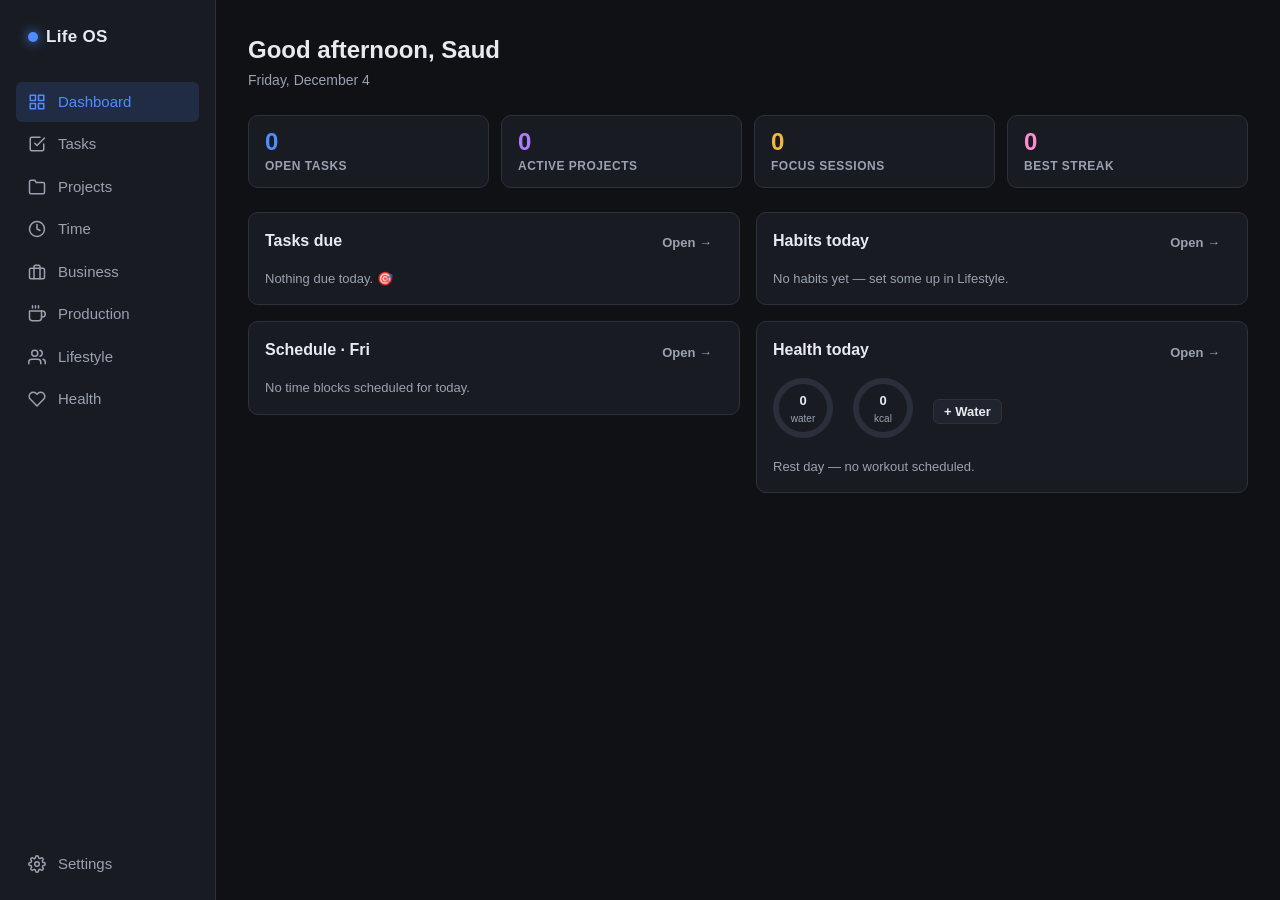
<file: index.html>
<!DOCTYPE html>
<html lang="en">
<head>
  <meta charset="UTF-8">
  <meta name="viewport" content="width=device-width, initial-scale=1.0">
  <meta name="color-scheme" content="dark">
  <title>Saud — Life OS</title>
  <link rel="icon" href="data:image/svg+xml,%3Csvg xmlns='http://www.w3.org/2000/svg' viewBox='0 0 24 24' fill='%234f8cff'%3E%3Ccircle cx='12' cy='12' r='10'/%3E%3C/svg%3E">
  <link rel="stylesheet" href="./css/theme.css">
  <link rel="stylesheet" href="./css/main.css">
  <link rel="stylesheet" href="./css/components.css">
</head>
<body>
  <nav id="sidebar" aria-label="Main navigation">
    <div class="brand">
      <span class="brand-dot"></span>
      <span class="brand-name">Life OS</span>
    </div>
    <div class="nav-links">
      <a href="#/" data-route="/" title="Dashboard">
        <svg viewBox="0 0 24 24" fill="none" stroke="currentColor" stroke-width="2" stroke-linecap="round" stroke-linejoin="round"><rect x="3" y="3" width="7" height="7"/><rect x="14" y="3" width="7" height="7"/><rect x="14" y="14" width="7" height="7"/><rect x="3" y="14" width="7" height="7"/></svg>
        <span>Dashboard</span>
      </a>
      <a href="#/tasks" data-route="/tasks" title="Tasks">
        <svg viewBox="0 0 24 24" fill="none" stroke="currentColor" stroke-width="2" stroke-linecap="round" stroke-linejoin="round"><polyline points="9 11 12 14 22 4"/><path d="M21 12v7a2 2 0 0 1-2 2H5a2 2 0 0 1-2-2V5a2 2 0 0 1 2-2h11"/></svg>
        <span>Tasks</span>
      </a>
      <a href="#/projects" data-route="/projects" title="Projects">
        <svg viewBox="0 0 24 24" fill="none" stroke="currentColor" stroke-width="2" stroke-linecap="round" stroke-linejoin="round"><path d="M22 19a2 2 0 0 1-2 2H4a2 2 0 0 1-2-2V5a2 2 0 0 1 2-2h5l2 3h9a2 2 0 0 1 2 2z"/></svg>
        <span>Projects</span>
      </a>
      <a href="#/time" data-route="/time" title="Time">
        <svg viewBox="0 0 24 24" fill="none" stroke="currentColor" stroke-width="2" stroke-linecap="round" stroke-linejoin="round"><circle cx="12" cy="12" r="10"/><polyline points="12 6 12 12 16 14"/></svg>
        <span>Time</span>
      </a>
      <a href="#/business" data-route="/business" title="Business">
        <svg viewBox="0 0 24 24" fill="none" stroke="currentColor" stroke-width="2" stroke-linecap="round" stroke-linejoin="round"><rect x="2" y="7" width="20" height="14" rx="2"/><path d="M16 21V5a2 2 0 0 0-2-2h-4a2 2 0 0 0-2 2v16"/></svg>
        <span>Business</span>
      </a>
      <a href="#/production" data-route="/production" title="Production">
        <svg viewBox="0 0 24 24" fill="none" stroke="currentColor" stroke-width="2" stroke-linecap="round" stroke-linejoin="round"><path d="M18 8h1a4 4 0 0 1 0 8h-1"/><path d="M2 8h16v9a4 4 0 0 1-4 4H6a4 4 0 0 1-4-4V8z"/><line x1="6" y1="1" x2="6" y2="4"/><line x1="10" y1="1" x2="10" y2="4"/><line x1="14" y1="1" x2="14" y2="4"/></svg>
        <span>Production</span>
      </a>
      <a href="#/lifestyle" data-route="/lifestyle" title="Lifestyle">
        <svg viewBox="0 0 24 24" fill="none" stroke="currentColor" stroke-width="2" stroke-linecap="round" stroke-linejoin="round"><path d="M17 21v-2a4 4 0 0 0-4-4H5a4 4 0 0 0-4 4v2"/><circle cx="9" cy="7" r="4"/><path d="M23 21v-2a4 4 0 0 0-3-3.87"/><path d="M16 3.13a4 4 0 0 1 0 7.75"/></svg>
        <span>Lifestyle</span>
      </a>
      <a href="#/health" data-route="/health" title="Health">
        <svg viewBox="0 0 24 24" fill="none" stroke="currentColor" stroke-width="2" stroke-linecap="round" stroke-linejoin="round"><path d="M20.84 4.61a5.5 5.5 0 0 0-7.78 0L12 5.67l-1.06-1.06a5.5 5.5 0 0 0-7.78 7.78l1.06 1.06L12 21.23l7.78-7.78 1.06-1.06a5.5 5.5 0 0 0 0-7.78z"/></svg>
        <span>Health</span>
      </a>
    </div>
    <div class="nav-footer">
      <a href="#/settings" data-route="/settings" title="Settings">
        <svg viewBox="0 0 24 24" fill="none" stroke="currentColor" stroke-width="2" stroke-linecap="round" stroke-linejoin="round"><circle cx="12" cy="12" r="3"/><path d="M19.4 15a1.65 1.65 0 0 0 .33 1.82l.06.06a2 2 0 0 1 0 2.83 2 2 0 0 1-2.83 0l-.06-.06a1.65 1.65 0 0 0-1.82-.33 1.65 1.65 0 0 0-1 1.51V21a2 2 0 0 1-2 2 2 2 0 0 1-2-2v-.09A1.65 1.65 0 0 0 9 19.4a1.65 1.65 0 0 0-1.82.33l-.06.06a2 2 0 0 1-2.83 0 2 2 0 0 1 0-2.83l.06-.06a1.65 1.65 0 0 0 .33-1.82 1.65 1.65 0 0 0-1.51-1H3a2 2 0 0 1-2-2 2 2 0 0 1 2-2h.09A1.65 1.65 0 0 0 4.6 9a1.65 1.65 0 0 0-.33-1.82l-.06-.06a2 2 0 0 1 0-2.83 2 2 0 0 1 2.83 0l.06.06a1.65 1.65 0 0 0 1.82.33H9a1.65 1.65 0 0 0 1-1.51V3a2 2 0 0 1 2-2 2 2 0 0 1 2 2v.09a1.65 1.65 0 0 0 1 1.51 1.65 1.65 0 0 0 1.82-.33l.06-.06a2 2 0 0 1 2.83 0 2 2 0 0 1 0 2.83l-.06.06a1.65 1.65 0 0 0-.33 1.82V9a1.65 1.65 0 0 0 1.51 1H21a2 2 0 0 1 2 2 2 2 0 0 1-2 2h-.09a1.65 1.65 0 0 0-1.51 1z"/></svg>
        <span>Settings</span>
      </a>
    </div>
  </nav>
  <main id="outlet"></main>
  <script type="module" src="./js/app.js"></script>
</body>
</html>
</file>
<file: css/theme.css>
:root {
  /* Palette */
  --bg: #0f1115;
  --surface: #181b22;
  --surface-2: #20242e;
  --surface-3: #2a2f3b;
  --border: #2c313d;
  --text: #e8eaf0;
  --text-dim: #9aa1b0;
  --text-faint: #6b7280;

  --accent: #4f8cff;
  --accent-soft: rgba(79, 140, 255, 0.15);
  --danger: #ef5b6e;
  --danger-soft: rgba(239, 91, 110, 0.15);
  --success: #3ecf8e;
  --success-soft: rgba(62, 207, 142, 0.15);
  --warning: #f5b544;
  --warning-soft: rgba(245, 181, 68, 0.15);

  /* Per-module accents */
  --c-tasks: #4f8cff;
  --c-projects: #b07cff;
  --c-time: #f5b544;
  --c-business: #3ecf8e;
  --c-lifestyle: #ff8bd1;
  --c-health: #ef5b6e;
  --c-production: #cf7a35;
  --c-production-soft: rgba(207, 122, 53, 0.15);

  /* Time-block categories */
  --cat-work: #4f8cff;
  --cat-business: #3ecf8e;
  --cat-health: #ef5b6e;
  --cat-social: #ff8bd1;
  --cat-personal: #f5b544;

  /* Spacing scale */
  --s1: 4px;
  --s2: 8px;
  --s3: 12px;
  --s4: 16px;
  --s5: 24px;
  --s6: 32px;

  --radius: 10px;
  --radius-sm: 6px;
  --shadow: 0 4px 24px rgba(0, 0, 0, 0.4);
  --font: -apple-system, BlinkMacSystemFont, "Segoe UI", Roboto, "Helvetica Neue", Arial, sans-serif;
}
</file>
<file: css/main.css>
* { box-sizing: border-box; margin: 0; padding: 0; }

html, body {
  height: 100%;
  background: var(--bg);
  color: var(--text);
  font-family: var(--font);
  font-size: 15px;
  line-height: 1.5;
}

body { display: flex; }

button, input, select, textarea { font-family: inherit; font-size: inherit; color: inherit; }
a { color: inherit; text-decoration: none; }
svg { display: block; }

/* ---------- Sidebar ---------- */
#sidebar {
  width: 216px;
  flex-shrink: 0;
  display: flex;
  flex-direction: column;
  background: var(--surface);
  border-right: 1px solid var(--border);
  padding: var(--s4);
  position: sticky;
  top: 0;
  height: 100vh;
}

.brand {
  display: flex;
  align-items: center;
  gap: var(--s2);
  padding: var(--s2) var(--s3);
  margin-bottom: var(--s5);
  font-weight: 700;
  font-size: 17px;
  letter-spacing: 0.3px;
}

.brand-dot {
  width: 10px;
  height: 10px;
  border-radius: 50%;
  background: var(--accent);
  box-shadow: 0 0 12px var(--accent);
}

.nav-links { display: flex; flex-direction: column; gap: 2px; flex: 1; }
.nav-footer { margin-top: auto; }

#sidebar a {
  display: flex;
  align-items: center;
  gap: var(--s3);
  padding: 9px var(--s3);
  border-radius: var(--radius-sm);
  color: var(--text-dim);
  font-weight: 500;
  transition: background 0.15s, color 0.15s;
}

#sidebar a svg { width: 18px; height: 18px; flex-shrink: 0; }
#sidebar a:hover { background: var(--surface-2); color: var(--text); }
#sidebar a.active { background: var(--accent-soft); color: var(--accent); }

/* ---------- Main outlet ---------- */
#outlet {
  flex: 1;
  min-width: 0;
  padding: var(--s6);
  overflow-y: auto;
  height: 100vh;
}

.page { max-width: 1080px; margin: 0 auto; }

.page-header {
  display: flex;
  align-items: center;
  justify-content: space-between;
  gap: var(--s4);
  margin-bottom: var(--s5);
  flex-wrap: wrap;
}

.page-header h1 { font-size: 24px; font-weight: 700; }
.page-header .subtitle { color: var(--text-dim); font-size: 14px; margin-top: 2px; }

.section { margin-bottom: var(--s5); }
.section-title {
  font-size: 13px;
  font-weight: 600;
  text-transform: uppercase;
  letter-spacing: 0.8px;
  color: var(--text-dim);
  margin-bottom: var(--s3);
  display: flex;
  align-items: center;
  justify-content: space-between;
}

/* ---------- Mobile ---------- */
@media (max-width: 720px) {
  body { flex-direction: column-reverse; }

  #sidebar {
    width: 100%;
    height: auto;
    flex-direction: row;
    align-items: center;
    padding: var(--s1) var(--s2);
    border-right: none;
    border-top: 1px solid var(--border);
    position: fixed;
    top: auto;
    bottom: 0;
    left: 0;
    z-index: 50;
  }

  .brand { display: none; }
  .nav-links { flex-direction: row; flex: 1; justify-content: space-around; gap: 0; }
  .nav-footer { margin: 0; }

  #sidebar a {
    flex-direction: column;
    gap: 2px;
    padding: 6px 4px;
    font-size: 9.5px;
  }

  #sidebar a svg { width: 20px; height: 20px; }

  #outlet {
    height: auto;
    min-height: 100vh;
    padding: var(--s4) var(--s3) 88px;
  }
}
</file>
<file: css/components.css>
/* ---------- Buttons ---------- */
.btn {
  display: inline-flex;
  align-items: center;
  justify-content: center;
  gap: var(--s2);
  padding: 8px 14px;
  border-radius: var(--radius-sm);
  border: 1px solid var(--border);
  background: var(--surface-2);
  color: var(--text);
  font-weight: 600;
  font-size: 14px;
  cursor: pointer;
  transition: background 0.15s, border-color 0.15s, opacity 0.15s;
  white-space: nowrap;
}

.btn:hover { background: var(--surface-3); }
.btn:disabled { opacity: 0.5; cursor: not-allowed; }

.btn-primary { background: var(--accent); border-color: var(--accent); color: #fff; }
.btn-primary:hover { background: #3d7bf0; }
.btn-danger { background: transparent; border-color: var(--danger); color: var(--danger); }
.btn-danger:hover { background: var(--danger-soft); }
.btn-ghost { background: transparent; border-color: transparent; color: var(--text-dim); }
.btn-ghost:hover { background: var(--surface-2); color: var(--text); }
.btn-sm { padding: 4px 10px; font-size: 13px; }
.btn-icon { padding: 6px; border-radius: var(--radius-sm); line-height: 0; }
.btn-icon svg { width: 16px; height: 16px; }

/* ---------- Inputs ---------- */
.field { display: flex; flex-direction: column; gap: 5px; margin-bottom: var(--s4); }
.field label { font-size: 13px; font-weight: 600; color: var(--text-dim); }

.input, select.input, textarea.input {
  width: 100%;
  padding: 9px 12px;
  border-radius: var(--radius-sm);
  border: 1px solid var(--border);
  background: var(--bg);
  color: var(--text);
  outline: none;
  transition: border-color 0.15s;
}

.input:focus { border-color: var(--accent); }
textarea.input { resize: vertical; min-height: 72px; }
select.input { appearance: none; cursor: pointer; }

input[type="date"].input::-webkit-calendar-picker-indicator,
input[type="time"].input::-webkit-calendar-picker-indicator { filter: invert(0.7); cursor: pointer; }

.form-row { display: grid; grid-template-columns: 1fr 1fr; gap: var(--s3); }

/* ---------- Cards ---------- */
.card {
  background: var(--surface);
  border: 1px solid var(--border);
  border-radius: var(--radius);
  padding: var(--s4);
}

.card-grid {
  display: grid;
  grid-template-columns: repeat(auto-fill, minmax(280px, 1fr));
  gap: var(--s4);
}

.card.clickable { cursor: pointer; transition: border-color 0.15s, transform 0.1s; }
.card.clickable:hover { border-color: var(--text-faint); }

.card-title { font-weight: 700; font-size: 16px; margin-bottom: var(--s1); }
.card-sub { color: var(--text-dim); font-size: 13px; }

/* ---------- List items ---------- */
.list { display: flex; flex-direction: column; gap: var(--s2); }

.list-item {
  display: flex;
  align-items: center;
  gap: var(--s3);
  background: var(--surface);
  border: 1px solid var(--border);
  border-radius: var(--radius);
  padding: var(--s3) var(--s4);
}

.list-item .li-main { flex: 1; min-width: 0; }
.list-item .li-title { font-weight: 600; overflow: hidden; text-overflow: ellipsis; }
.list-item .li-title.done { text-decoration: line-through; color: var(--text-faint); }
.list-item .li-meta { display: flex; align-items: center; gap: var(--s2); flex-wrap: wrap; font-size: 12.5px; color: var(--text-dim); margin-top: 2px; }
.list-item .li-actions { display: flex; gap: var(--s1); flex-shrink: 0; }

/* ---------- Badges ---------- */
.badge {
  display: inline-flex;
  align-items: center;
  padding: 2px 8px;
  border-radius: 999px;
  font-size: 11.5px;
  font-weight: 600;
  background: var(--surface-2);
  color: var(--text-dim);
  white-space: nowrap;
}

.badge-accent { background: var(--accent-soft); color: var(--accent); }
.badge-danger { background: var(--danger-soft); color: var(--danger); }
.badge-success { background: var(--success-soft); color: var(--success); }
.badge-warning { background: var(--warning-soft); color: var(--warning); }

/* ---------- Checkbox ---------- */
.check {
  width: 20px;
  height: 20px;
  border-radius: 6px;
  border: 2px solid var(--text-faint);
  background: transparent;
  cursor: pointer;
  flex-shrink: 0;
  display: inline-flex;
  align-items: center;
  justify-content: center;
  transition: background 0.15s, border-color 0.15s;
  padding: 0;
}

.check.checked { background: var(--success); border-color: var(--success); }
.check svg { width: 12px; height: 12px; stroke: #0f1115; stroke-width: 3.5; fill: none; opacity: 0; }
.check.checked svg { opacity: 1; }

/* ---------- Modal ---------- */
.modal-overlay {
  position: fixed;
  inset: 0;
  background: rgba(6, 8, 12, 0.7);
  display: flex;
  align-items: center;
  justify-content: center;
  z-index: 100;
  padding: var(--s4);
  backdrop-filter: blur(2px);
}

.modal {
  background: var(--surface);
  border: 1px solid var(--border);
  border-radius: var(--radius);
  box-shadow: var(--shadow);
  width: 100%;
  max-width: 480px;
  max-height: 88vh;
  display: flex;
  flex-direction: column;
}

.modal-header {
  display: flex;
  align-items: center;
  justify-content: space-between;
  padding: var(--s4) var(--s5);
  border-bottom: 1px solid var(--border);
}

.modal-header h2 { font-size: 17px; font-weight: 700; }
.modal-body { padding: var(--s5); overflow-y: auto; }
.modal-footer {
  display: flex;
  justify-content: flex-end;
  gap: var(--s2);
  padding: var(--s3) var(--s5);
  border-top: 1px solid var(--border);
}

/* ---------- Tabs ---------- */
.tabs-bar {
  display: flex;
  gap: var(--s1);
  border-bottom: 1px solid var(--border);
  margin-bottom: var(--s4);
  overflow-x: auto;
}

.tabs-bar button {
  padding: var(--s2) var(--s4);
  background: none;
  border: none;
  border-bottom: 2px solid transparent;
  color: var(--text-dim);
  font-weight: 600;
  cursor: pointer;
  margin-bottom: -1px;
  white-space: nowrap;
}

.tabs-bar button.active { color: var(--accent); border-bottom-color: var(--accent); }

/* ---------- Empty state ---------- */
.empty-state {
  text-align: center;
  padding: var(--s6) var(--s4);
  color: var(--text-dim);
  border: 1px dashed var(--border);
  border-radius: var(--radius);
}

.empty-state .es-icon { font-size: 30px; margin-bottom: var(--s2); }
.empty-state .es-title { font-weight: 600; color: var(--text); }
.empty-state .es-hint { font-size: 13px; margin-top: 2px; }

/* ---------- Progress ---------- */
.progress-ring { position: relative; display: inline-flex; align-items: center; justify-content: center; }
.progress-ring .ring-label { position: absolute; font-weight: 700; }
.progress-ring .ring-sub { font-size: 10px; color: var(--text-dim); display: block; text-align: center; font-weight: 500; }

.progress-bar { height: 8px; border-radius: 999px; background: var(--surface-3); overflow: hidden; }
.progress-bar > div { height: 100%; border-radius: 999px; background: var(--accent); transition: width 0.2s; }

/* ---------- Stat tiles ---------- */
.stats-row {
  display: grid;
  grid-template-columns: repeat(auto-fit, minmax(140px, 1fr));
  gap: var(--s3);
  margin-bottom: var(--s5);
}

.stat-tile {
  background: var(--surface);
  border: 1px solid var(--border);
  border-radius: var(--radius);
  padding: var(--s3) var(--s4);
}

.stat-tile .stat-value { font-size: 24px; font-weight: 700; line-height: 1.2; }
.stat-tile .stat-label { font-size: 12px; color: var(--text-dim); font-weight: 600; text-transform: uppercase; letter-spacing: 0.5px; }

/* ---------- Kanban ---------- */
.kanban {
  display: grid;
  grid-template-columns: repeat(5, minmax(180px, 1fr));
  gap: var(--s3);
  overflow-x: auto;
  align-items: start;
}

.kanban-col { background: var(--surface); border: 1px solid var(--border); border-radius: var(--radius); padding: var(--s3); min-height: 120px; }
.kanban-col h3 { font-size: 12px; text-transform: uppercase; letter-spacing: 0.6px; color: var(--text-dim); margin-bottom: var(--s3); display: flex; justify-content: space-between; }
.kanban-card { background: var(--surface-2); border: 1px solid var(--border); border-radius: var(--radius-sm); padding: var(--s2) var(--s3); margin-bottom: var(--s2); font-size: 13.5px; }
.kanban-card .kc-actions { display: flex; justify-content: space-between; margin-top: var(--s2); }

@media (max-width: 900px) {
  .kanban { display: flex; flex-direction: column; }
}

/* ---------- Schedule grid ---------- */
.schedule-wrap { overflow-x: auto; }
.schedule {
  display: grid;
  grid-template-columns: 48px repeat(7, minmax(110px, 1fr));
  border: 1px solid var(--border);
  border-radius: var(--radius);
  background: var(--surface);
  overflow: hidden;
  min-width: 840px;
}

.schedule .sch-head {
  padding: var(--s2);
  text-align: center;
  font-size: 12.5px;
  font-weight: 600;
  color: var(--text-dim);
  border-bottom: 1px solid var(--border);
  border-left: 1px solid var(--border);
}

.schedule .sch-head.today { color: var(--accent); }
.schedule .sch-times { position: relative; border-left: none; }
.schedule .sch-hour { position: absolute; right: 6px; transform: translateY(-50%); font-size: 10.5px; color: var(--text-faint); }
.schedule .sch-day { position: relative; border-left: 1px solid var(--border); }
.schedule .sch-day .hour-line { position: absolute; left: 0; right: 0; border-top: 1px solid var(--surface-2); }

.sch-block {
  position: absolute;
  left: 3px;
  right: 3px;
  border-radius: 5px;
  padding: 3px 6px;
  font-size: 11.5px;
  font-weight: 600;
  overflow: hidden;
  cursor: pointer;
  border-left: 3px solid;
  line-height: 1.25;
}

.sch-block .sch-time { font-weight: 500; opacity: 0.8; font-size: 10.5px; }

/* ---------- Habit matrix ---------- */
.habit-matrix { width: 100%; border-collapse: collapse; }
.habit-matrix th, .habit-matrix td { padding: var(--s2) var(--s2); text-align: center; border-bottom: 1px solid var(--border); }
.habit-matrix th { font-size: 12px; color: var(--text-dim); font-weight: 600; }
.habit-matrix th.today, .habit-matrix td.today { background: var(--accent-soft); }
.habit-matrix td.habit-name { text-align: left; font-weight: 600; font-size: 14px; }
.habit-matrix .habit-streak { font-size: 12px; color: var(--text-dim); font-weight: 500; }

/* ---------- Pomodoro ---------- */
.pomodoro-card { display: flex; flex-direction: column; align-items: center; gap: var(--s4); padding: var(--s5); }
.pomo-time { font-size: 52px; font-weight: 700; font-variant-numeric: tabular-nums; letter-spacing: 2px; line-height: 1; }
.pomo-phase { font-size: 13px; font-weight: 600; text-transform: uppercase; letter-spacing: 1px; color: var(--text-dim); }
.pomo-controls { display: flex; gap: var(--s2); }

/* ---------- Water ---------- */
.water-row { display: flex; align-items: center; gap: var(--s4); }
.water-glasses { display: flex; gap: 5px; flex-wrap: wrap; }
.water-glass { width: 18px; height: 26px; border-radius: 3px 3px 6px 6px; border: 2px solid var(--text-faint); }
.water-glass.full { background: var(--accent); border-color: var(--accent); }

/* ---------- Misc ---------- */
.muted { color: var(--text-dim); }
.faint { color: var(--text-faint); }
.small { font-size: 13px; }
.flex { display: flex; align-items: center; gap: var(--s2); }
.flex-between { display: flex; align-items: center; justify-content: space-between; gap: var(--s2); }
.mb2 { margin-bottom: var(--s2); }
.mb3 { margin-bottom: var(--s3); }
.mb4 { margin-bottom: var(--s4); }
.mt3 { margin-top: var(--s3); }

.two-col { display: grid; grid-template-columns: 1fr 1fr; gap: var(--s4); align-items: start; }
@media (max-width: 900px) { .two-col { grid-template-columns: 1fr; } }

/* ---------- Data table (production plan) ---------- */
.table-wrap { overflow-x: auto; border: 1px solid var(--border); border-radius: var(--radius); background: var(--surface); }
.data-table { width: 100%; border-collapse: collapse; font-size: 13.5px; min-width: 760px; }
.data-table th {
  padding: var(--s2) var(--s3);
  text-align: left;
  font-size: 11.5px;
  text-transform: uppercase;
  letter-spacing: 0.5px;
  color: var(--text-dim);
  background: var(--surface-2);
  border-bottom: 1px solid var(--border);
  white-space: nowrap;
}
.data-table td { padding: var(--s2) var(--s3); border-bottom: 1px solid var(--surface-2); white-space: nowrap; }
.data-table tr:last-child td { border-bottom: none; }
.data-table th.num, .data-table td.num { text-align: right; font-variant-numeric: tabular-nums; }
.data-table tbody tr { cursor: pointer; transition: background 0.1s; }
.data-table tbody tr:hover { background: var(--surface-2); }
.data-table tr.dim-row { opacity: 0.45; }
.data-table .origin-cell { font-weight: 600; }
.data-table td.plan-hot { color: var(--c-production); font-weight: 700; }
.coverage-cell { display: flex; align-items: center; gap: var(--s2); min-width: 130px; }
.coverage-cell .progress-bar { flex: 1; min-width: 56px; }
.coverage-cell .cov-label { font-size: 12px; color: var(--text-dim); font-variant-numeric: tabular-nums; white-space: nowrap; }

/* ---------- Charts ---------- */
.chart-wrap { width: 100%; overflow-x: auto; }
.chart-wrap svg.bar-chart { width: 100%; height: auto; display: block; }
.chart-axis-label { font-size: 9.5px; fill: var(--text-faint); font-family: var(--font); }
.bar-seg:hover { opacity: 0.8; }
.chart-legend { display: flex; gap: var(--s4); flex-wrap: wrap; margin-bottom: var(--s2); font-size: 12.5px; color: var(--text-dim); font-weight: 600; }
.legend-item { display: inline-flex; align-items: center; gap: 6px; }
.legend-dot { width: 10px; height: 10px; border-radius: 3px; display: inline-block; }

.mini-chart-grid { display: grid; grid-template-columns: repeat(auto-fill, minmax(240px, 1fr)); gap: var(--s3); }
.mini-chart { background: var(--surface); border: 1px solid var(--border); border-radius: var(--radius); padding: var(--s3); }
.mini-chart .mc-head { display: flex; justify-content: space-between; align-items: baseline; margin-bottom: var(--s2); }
.mini-chart .mc-name { font-weight: 700; font-size: 14px; }
.mini-chart .mc-val { font-size: 12px; color: var(--text-dim); font-variant-numeric: tabular-nums; }

.params-grid { display: grid; grid-template-columns: repeat(auto-fit, minmax(150px, 1fr)); gap: var(--s3); }
.params-grid .field { margin-bottom: 0; }

.sku-breakdown { display: flex; flex-direction: column; gap: var(--s1); font-size: 13px; }
.sku-breakdown .sku-row { display: flex; justify-content: space-between; gap: var(--s3); color: var(--text-dim); }
.sku-breakdown .sku-row strong { color: var(--text); font-variant-numeric: tabular-nums; }

.formula-note {
  background: var(--surface-2);
  border-radius: var(--radius-sm);
  padding: var(--s2) var(--s3);
  font-size: 12.5px;
  color: var(--text-dim);
  font-variant-numeric: tabular-nums;
}

.filter-chips { display: flex; gap: var(--s2); flex-wrap: wrap; }
.chip {
  padding: 4px 12px;
  border-radius: 999px;
  border: 1px solid var(--border);
  background: transparent;
  color: var(--text-dim);
  font-size: 13px;
  font-weight: 600;
  cursor: pointer;
}
.chip.active { background: var(--accent-soft); border-color: var(--accent); color: var(--accent); }
</file>
